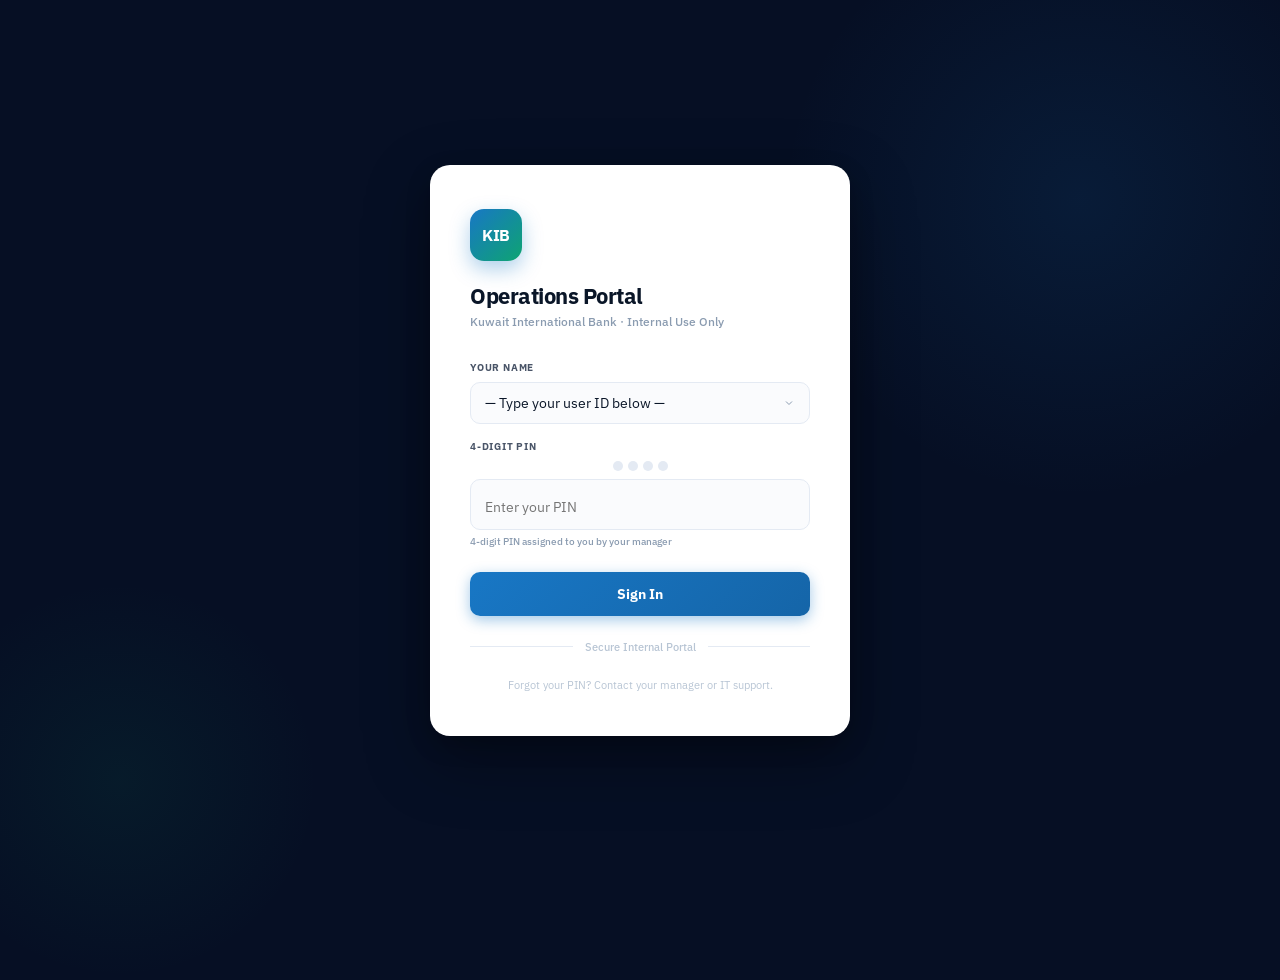
<file: login.html>
<!DOCTYPE html>
<html lang="en">
<head>
  <meta charset="UTF-8">
  <meta name="viewport" content="width=device-width, initial-scale=1.0">
  <title>Sign In — KIB Operations Portal</title>
  <link rel="preconnect" href="https://fonts.googleapis.com">
  <link href="https://fonts.googleapis.com/css2?family=IBM+Plex+Sans:wght@400;500;600;700;800&display=swap" rel="stylesheet">
  <style>
    *,*::before,*::after{box-sizing:border-box;margin:0;padding:0}
    html,body{height:100%;font-family:'IBM Plex Sans',system-ui,sans-serif;-webkit-font-smoothing:antialiased}
    body{background:#060F24;min-height:100vh;display:flex;align-items:center;justify-content:center;padding:20px;position:relative;overflow:hidden}
    body::before{content:'';position:absolute;width:600px;height:600px;border-radius:50%;background:radial-gradient(circle,rgba(24,119,197,0.12) 0%,transparent 70%);top:-100px;right:-100px;pointer-events:none}
    body::after{content:'';position:absolute;width:400px;height:400px;border-radius:50%;background:radial-gradient(circle,rgba(14,164,114,0.08) 0%,transparent 70%);bottom:-80px;left:-80px;pointer-events:none}
    .card{background:#fff;border-radius:20px;padding:44px 40px;width:420px;max-width:100%;box-shadow:0 24px 64px rgba(0,0,0,0.35),0 8px 24px rgba(0,0,0,0.2);position:relative;z-index:1}
    .logo-mark{width:52px;height:52px;background:linear-gradient(135deg,#1877C5,#0EA472);border-radius:14px;display:flex;align-items:center;justify-content:center;font-size:16px;font-weight:900;color:#fff;letter-spacing:-0.5px;margin-bottom:20px;box-shadow:0 8px 20px rgba(24,119,197,0.35)}
    .portal-name{font-size:22px;font-weight:800;color:#0A1628;letter-spacing:-0.5px;margin-bottom:4px}
    .portal-sub{font-size:12px;color:#8A9BB0;font-weight:500;margin-bottom:32px}
    .form-group{margin-bottom:16px}
    label{display:block;font-size:10px;font-weight:700;color:#4A5568;text-transform:uppercase;letter-spacing:0.8px;margin-bottom:8px}
    select,input{width:100%;padding:11px 14px;border:1.5px solid #E4EAF3;border-radius:10px;font-size:14px;font-family:'IBM Plex Sans',system-ui,sans-serif;color:#0A1628;background:#FAFBFD;outline:none;transition:border-color 0.15s,box-shadow 0.15s;appearance:none;-webkit-appearance:none}
    select{background-image:url("data:image/svg+xml,%3Csvg xmlns='http://www.w3.org/2000/svg' width='12' height='12' viewBox='0 0 24 24' fill='none' stroke='%238A9BB0' stroke-width='2'%3E%3Cpolyline points='6 9 12 15 18 9'%3E%3C/polyline%3E%3C/svg%3E");background-repeat:no-repeat;background-position:right 14px center;padding-right:38px}
    select:focus,input:focus{border-color:#1877C5;box-shadow:0 0 0 3px rgba(24,119,197,0.12);background:#fff}
    input[type="password"]{letter-spacing:4px;font-size:20px}
    input[type="password"]::placeholder{letter-spacing:0;font-size:14px}
    .btn-signin{width:100%;padding:13px;background:linear-gradient(135deg,#1877C5,#1565A8);color:#fff;border:none;border-radius:10px;font-size:14px;font-weight:700;font-family:'IBM Plex Sans',system-ui,sans-serif;cursor:pointer;margin-top:8px;box-shadow:0 4px 14px rgba(24,119,197,0.4);transition:all 0.15s}
    .btn-signin:hover{transform:translateY(-1px);box-shadow:0 6px 20px rgba(24,119,197,0.5)}
    .btn-signin:disabled{opacity:0.6;cursor:not-allowed;transform:none}
    .error-box{background:#FEE8E8;border:1px solid #FCCACA;border-radius:8px;padding:10px 14px;font-size:12px;color:#8A1818;margin-top:12px;display:none}
    .divider{display:flex;align-items:center;gap:12px;margin:24px 0}
    .divider-line{flex:1;height:1px;background:#E4EAF3}
    .divider-text{font-size:11px;color:#B8C5D4;font-weight:500;white-space:nowrap}
    .footer-note{text-align:center;margin-top:16px;font-size:11px;color:#B8C5D4}
    .pin-hint{font-size:10px;color:#8A9BB0;margin-top:5px;font-weight:500}
    .dots{display:flex;gap:5px;justify-content:center;margin-bottom:8px}
    .dot{width:10px;height:10px;border-radius:50%;background:#E4EAF3;transition:background 0.2s}
    .dot.filled{background:#1877C5}
    .loading-dots{display:inline-flex;gap:4px;vertical-align:middle}
    .loading-dots span{width:6px;height:6px;border-radius:50%;background:#fff;display:inline-block;animation:ldot 1.2s ease infinite}
    .loading-dots span:nth-child(2){animation-delay:.2s}
    .loading-dots span:nth-child(3){animation-delay:.4s}
    @keyframes ldot{0%,80%,100%{opacity:.3;transform:scale(.8)}40%{opacity:1;transform:scale(1)}}
  </style>
</head>
<body>
  <div class="card">
    <div class="logo-mark">KIB</div>
    <div class="portal-name">Operations Portal</div>
    <div class="portal-sub">Kuwait International Bank · Internal Use Only</div>

    <form id="loginForm" autocomplete="off">
      <div class="form-group">
        <label>Your Name</label>
        <select id="userSelect" required>
          <option value="">— Loading staff list... —</option>
        </select>
      </div>

      <div class="form-group">
        <label>4-Digit PIN</label>
        <div class="dots" id="pinDots">
          <div class="dot" id="d0"></div><div class="dot" id="d1"></div>
          <div class="dot" id="d2"></div><div class="dot" id="d3"></div>
        </div>
        <input type="password" id="pinInput" maxlength="4"
               inputmode="numeric" placeholder="Enter your PIN" required>
        <div class="pin-hint">4-digit PIN assigned to you by your manager</div>
      </div>

      <button type="submit" class="btn-signin" id="loginBtn">Sign In</button>
      <div class="error-box" id="loginError"></div>
    </form>

    <div class="divider">
      <div class="divider-line"></div>
      <div class="divider-text">Secure Internal Portal</div>
      <div class="divider-line"></div>
    </div>
    <div class="footer-note">Forgot your PIN? Contact your manager or IT support.</div>
  </div>

  <script>
    const GAS = 'https://script.google.com/macros/s/AKfycbybaA6t5DeEIkSW8hMw42g-ZKx-EhQ39O2pzdf6mGA1KlouF3jNoapMU2dok3PTUiENTg/exec';
    const KEY = 'kib_ops_session';

    // Redirect if already logged in
    try {
      const s = JSON.parse(localStorage.getItem(KEY) || 'null');
      if (s && new Date(s.expires_at) > new Date()) location.href = '/cc-task/index.html';
    } catch(e) {}

    // Client-side SHA-256 (so plain PIN never travels over network)
    async function sha256(str) {
      const buf = await crypto.subtle.digest('SHA-256',
        new TextEncoder().encode(str));
      return Array.from(new Uint8Array(buf))
        .map(b => b.toString(16).padStart(2,'0')).join('');
    }

    // PIN dot indicator
    document.getElementById('pinInput').addEventListener('input', function() {
      this.value = this.value.replace(/\D/g,'').slice(0,4);
      for (let i=0;i<4;i++) {
        document.getElementById('d'+i).className = 'dot' + (i < this.value.length ? ' filled' : '');
      }
    });

    // Load user list — GET request, no CORS issue
    (async () => {
      const sel = document.getElementById('userSelect');
      try {
        const res  = await fetch(GAS + '?action=users_list', { redirect: 'follow' });
        const data = await res.json();
        const users = (data?.data?.users || []).sort((a,b) => a.full_name.localeCompare(b.full_name));
        sel.innerHTML = '<option value="">— Select your name —</option>';
        users.forEach(u => {
          const o = document.createElement('option');
          o.value = u.user_id;
          o.textContent = u.full_name + '  (' + u.role + ')';
          sel.appendChild(o);
        });
      } catch(e) {
        sel.innerHTML = '<option value="">— Type your user ID below —</option>';
        console.warn('Could not load users:', e);
      }
    })();

    // Login submit — POST as text/plain (avoids CORS preflight)
    document.getElementById('loginForm').addEventListener('submit', async (e) => {
      e.preventDefault();
      const user_id = document.getElementById('userSelect').value;
      const pin     = document.getElementById('pinInput').value;
      const errEl   = document.getElementById('loginError');
      const btn     = document.getElementById('loginBtn');

      if (!user_id || pin.length !== 4) {
        errEl.textContent = 'Please select your name and enter your 4-digit PIN.';
        errEl.style.display = 'block'; return;
      }

      btn.disabled  = true;
      btn.innerHTML = '<span class="loading-dots"><span></span><span></span><span></span></span>';
      errEl.style.display = 'none';

      try {
        // Send as text/plain — GAS accepts this without CORS preflight
        const res = await fetch(GAS, {
          method:   'POST',
          redirect: 'follow',
          headers:  { 'Content-Type': 'text/plain' },
          body:     JSON.stringify({ action: 'login', user_id, pin })
        });

        const text = await res.text();
        const data = JSON.parse(text);

        if (data.success && data.data) {
          localStorage.setItem(KEY, JSON.stringify(data.data));
          location.href = '/cc-task/index.html';
        } else {
          throw new Error(data.error?.message || 'Login failed');
        }
      } catch(ex) {
        const msg = ex.message || '';
        errEl.textContent = msg.includes('PIN') || msg.includes('ncorrect') || msg.includes('not found')
          ? 'Incorrect PIN. Please try again.'
          : 'Connection error: ' + (msg || 'Could not reach server');
        errEl.style.display = 'block';
        btn.disabled  = false;
        btn.textContent = 'Sign In';
      }
    });
  </script>
</body>
</html>
</file>
